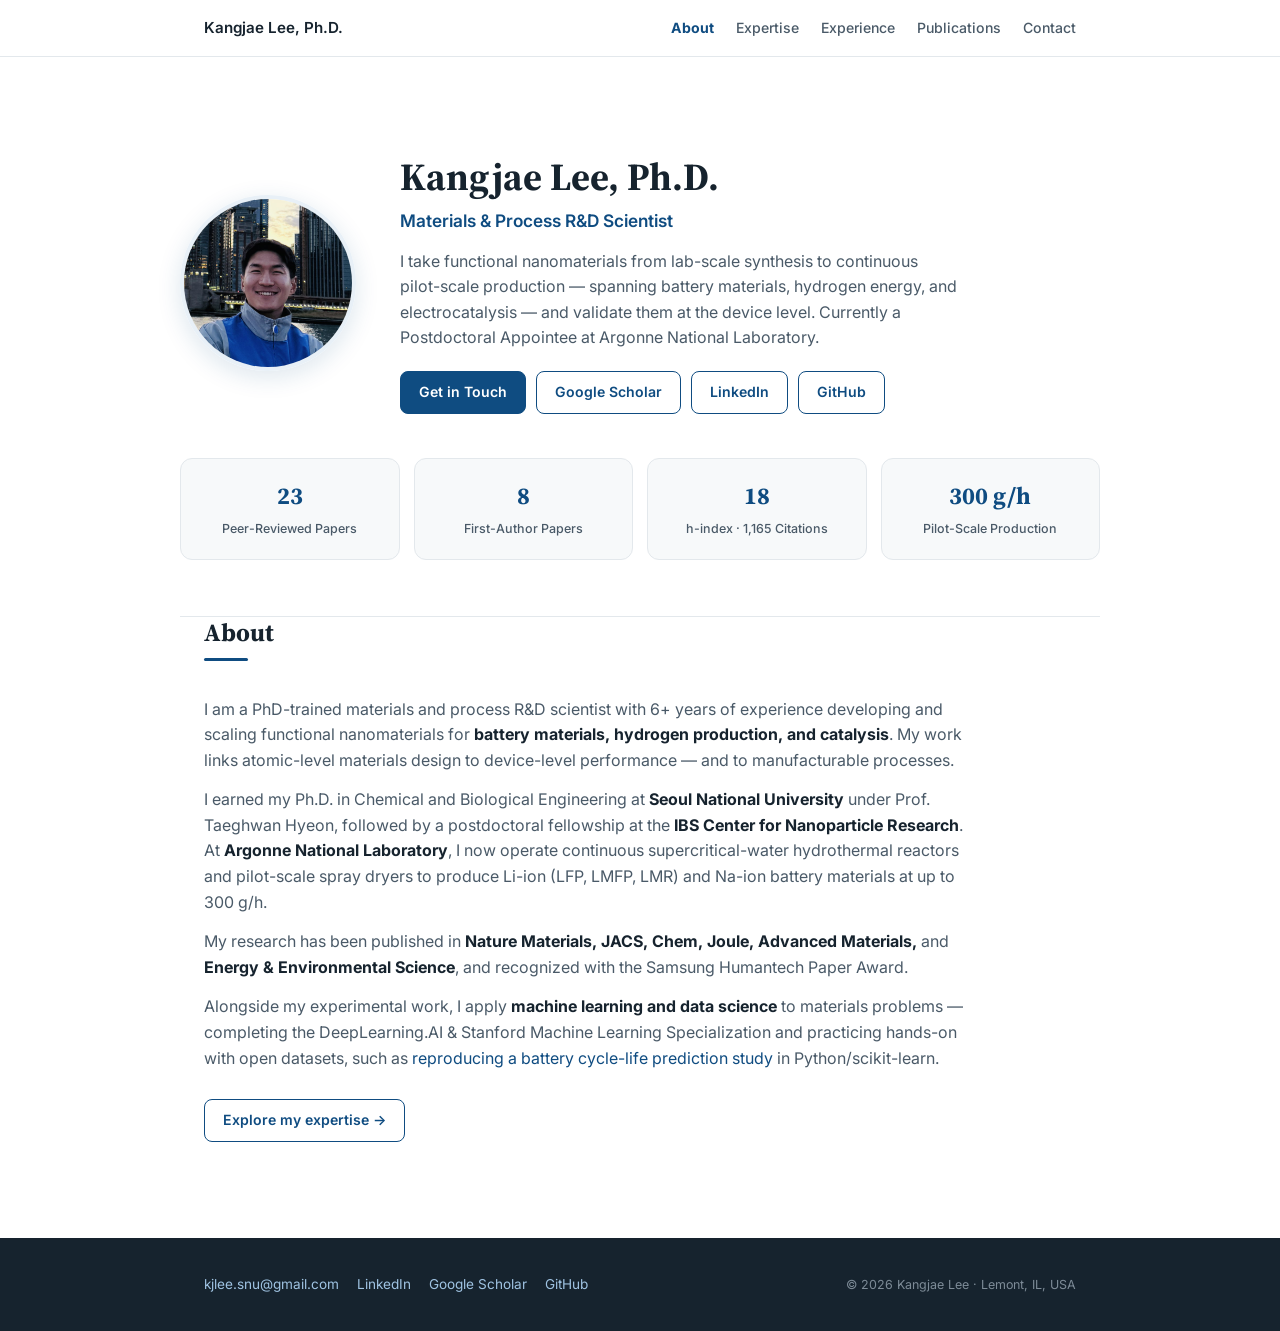
<file: index.html>
<!DOCTYPE html>
<html lang="en">
<head>
<meta charset="UTF-8">
<meta name="viewport" content="width=device-width, initial-scale=1.0">
<title>Kangjae Lee, Ph.D. — Materials & Process R&D Scientist</title>
<meta name="description" content="Kangjae Lee, Ph.D. — Materials & Process R&D scientist specializing in nanomaterials, battery materials, hydrogen energy, and lab-to-pilot scale-up. Postdoc at Argonne National Laboratory.">
<link rel="preconnect" href="https://fonts.googleapis.com">
<link rel="preconnect" href="https://fonts.gstatic.com" crossorigin>
<link href="https://fonts.googleapis.com/css2?family=Inter:wght@400;500;600;700&family=Source+Serif+4:opsz,wght@8..60,600;8..60,700&display=swap" rel="stylesheet">
<link rel="stylesheet" href="style.css">
</head>
<body>

<nav>
  <div class="wrap">
    <a class="nav-name" href="index.html">Kangjae Lee, Ph.D.</a>
    <div class="nav-links">
      <a href="index.html" class="active">About</a>
      <a href="expertise.html">Expertise</a>
      <a href="experience.html">Experience</a>
      <a href="publications.html">Publications</a>
      <a href="contact.html">Contact</a>
    </div>
  </div>
</nav>

<main>
<header class="hero-wrap wrap">
  <div class="hero">
    <img class="hero-photo" src="profile.jpg" alt="Portrait of Kangjae Lee">
    <div>
      <h1>Kangjae Lee, Ph.D.</h1>
      <div class="role">Materials &amp; Process R&amp;D Scientist</div>
      <p class="pitch">I take functional nanomaterials from lab-scale synthesis to continuous pilot-scale production — spanning battery materials, hydrogen energy, and electrocatalysis — and validate them at the device level. Currently a Postdoctoral Appointee at Argonne National Laboratory.</p>
      <div class="cta">
        <a class="btn primary" href="mailto:kjlee.snu@gmail.com">Get in Touch</a>
        <a class="btn ghost" href="https://scholar.google.com/citations?user=TuU4Jp8AAAAJ" target="_blank" rel="noopener">Google Scholar</a>
        <a class="btn ghost" href="https://www.linkedin.com/in/kangjae-lee-46b52a366" target="_blank" rel="noopener">LinkedIn</a>
        <a class="btn ghost" href="https://github.com/Survivalcoder77" target="_blank" rel="noopener">GitHub</a>
      </div>
    </div>
  </div>
  <div class="stats">
    <div class="stat"><b>23</b><span>Peer-Reviewed Papers</span></div>
    <div class="stat"><b>8</b><span>First-Author Papers</span></div>
    <div class="stat"><b>18</b><span>h-index · 1,165 Citations</span></div>
    <div class="stat"><b>300 g/h</b><span>Pilot-Scale Production</span></div>
  </div>
</header>

<section id="about" class="wrap about">
  <h2>About</h2>
  <p>I am a PhD-trained materials and process R&amp;D scientist with 6+ years of experience developing and scaling functional nanomaterials for <strong>battery materials, hydrogen production, and catalysis</strong>. My work links atomic-level materials design to device-level performance — and to manufacturable processes.</p>
  <p>I earned my Ph.D. in Chemical and Biological Engineering at <strong>Seoul National University</strong> under Prof. Taeghwan Hyeon, followed by a postdoctoral fellowship at the <strong>IBS Center for Nanoparticle Research</strong>. At <strong>Argonne National Laboratory</strong>, I now operate continuous supercritical-water hydrothermal reactors and pilot-scale spray dryers to produce Li-ion (LFP, LMFP, LMR) and Na-ion battery materials at up to 300 g/h.</p>
  <p>My research has been published in <strong>Nature Materials, JACS, Chem, Joule, Advanced Materials,</strong> and <strong>Energy &amp; Environmental Science</strong>, and recognized with the Samsung Humantech Paper Award.</p>
  <p>Alongside my experimental work, I apply <strong>machine learning and data science</strong> to materials problems — completing the DeepLearning.AI &amp; Stanford Machine Learning Specialization and practicing hands-on with open datasets, such as <a href="https://github.com/Survivalcoder77/lfp-cycle-life-prediction" target="_blank" rel="noopener">reproducing a battery cycle-life prediction study</a> in Python/scikit-learn.</p>
  <p style="margin-top:28px"><a class="btn ghost" href="expertise.html">Explore my expertise →</a></p>
</section>
</main>

<footer>
  <div class="wrap foot-row">
    <div class="links">
      <a href="mailto:kjlee.snu@gmail.com">kjlee.snu@gmail.com</a>
      <a href="https://www.linkedin.com/in/kangjae-lee-46b52a366" target="_blank" rel="noopener">LinkedIn</a>
      <a href="https://scholar.google.com/citations?user=TuU4Jp8AAAAJ" target="_blank" rel="noopener">Google Scholar</a>
      <a href="https://github.com/Survivalcoder77" target="_blank" rel="noopener">GitHub</a>
    </div>
    <div class="copy">© 2026 Kangjae Lee · Lemont, IL, USA</div>
  </div>
</footer>

</body>
</html>
</file>
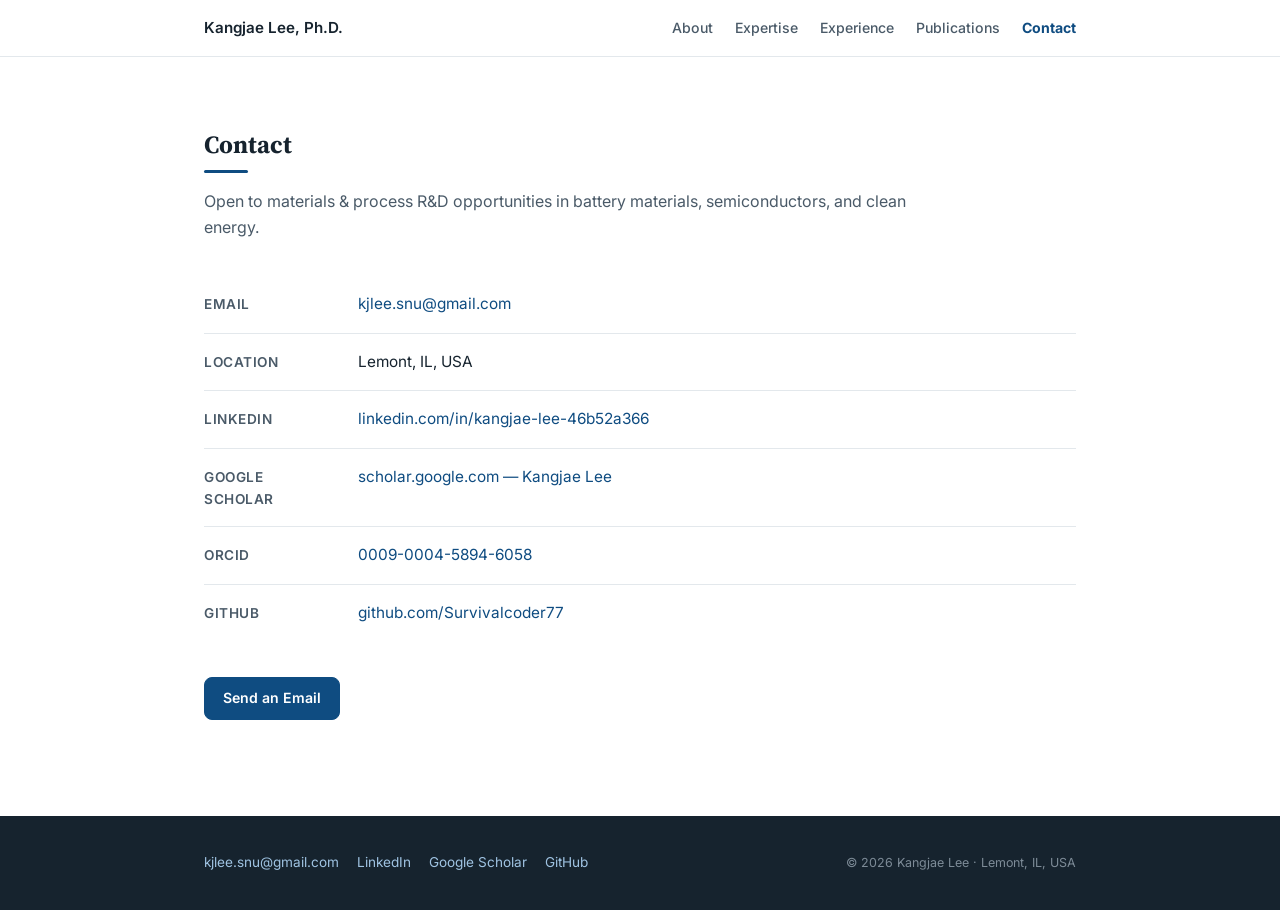
<file: contact.html>
<!DOCTYPE html>
<html lang="en">
<head>
<meta charset="UTF-8">
<meta name="viewport" content="width=device-width, initial-scale=1.0">
<title>Contact — Kangjae Lee, Ph.D.</title>
<link rel="preconnect" href="https://fonts.googleapis.com">
<link rel="preconnect" href="https://fonts.gstatic.com" crossorigin>
<link href="https://fonts.googleapis.com/css2?family=Inter:wght@400;500;600;700&family=Source+Serif+4:opsz,wght@8..60,600;8..60,700&display=swap" rel="stylesheet">
<link rel="stylesheet" href="style.css">
</head>
<body>

<nav>
  <div class="wrap">
    <a class="nav-name" href="index.html">Kangjae Lee, Ph.D.</a>
    <div class="nav-links">
      <a href="index.html">About</a>
      <a href="expertise.html">Expertise</a>
      <a href="experience.html">Experience</a>
      <a href="publications.html">Publications</a>
      <a href="contact.html" class="active">Contact</a>
    </div>
  </div>
</nav>

<main>
<section class="wrap page-top">
  <h2>Contact</h2>
  <p class="lead">Open to materials &amp; process R&amp;D opportunities in battery materials, semiconductors, and clean energy.</p>
  <ul class="contact-list">
    <li><span class="lbl">Email</span><a href="mailto:kjlee.snu@gmail.com">kjlee.snu@gmail.com</a></li>
    <li><span class="lbl">Location</span><span>Lemont, IL, USA</span></li>
    <li><span class="lbl">LinkedIn</span><a href="https://www.linkedin.com/in/kangjae-lee-46b52a366" target="_blank" rel="noopener">linkedin.com/in/kangjae-lee-46b52a366</a></li>
    <li><span class="lbl">Google Scholar</span><a href="https://scholar.google.com/citations?user=TuU4Jp8AAAAJ" target="_blank" rel="noopener">scholar.google.com — Kangjae Lee</a></li>
    <li><span class="lbl">ORCID</span><a href="https://orcid.org/0009-0004-5894-6058" target="_blank" rel="noopener">0009-0004-5894-6058</a></li>
    <li><span class="lbl">GitHub</span><a href="https://github.com/Survivalcoder77" target="_blank" rel="noopener">github.com/Survivalcoder77</a></li>
  </ul>
  <p style="margin-top:36px"><a class="btn primary" href="mailto:kjlee.snu@gmail.com">Send an Email</a></p>
</section>
</main>

<footer>
  <div class="wrap foot-row">
    <div class="links">
      <a href="mailto:kjlee.snu@gmail.com">kjlee.snu@gmail.com</a>
      <a href="https://www.linkedin.com/in/kangjae-lee-46b52a366" target="_blank" rel="noopener">LinkedIn</a>
      <a href="https://scholar.google.com/citations?user=TuU4Jp8AAAAJ" target="_blank" rel="noopener">Google Scholar</a>
      <a href="https://github.com/Survivalcoder77" target="_blank" rel="noopener">GitHub</a>
    </div>
    <div class="copy">© 2026 Kangjae Lee · Lemont, IL, USA</div>
  </div>
</footer>

</body>
</html>
</file>
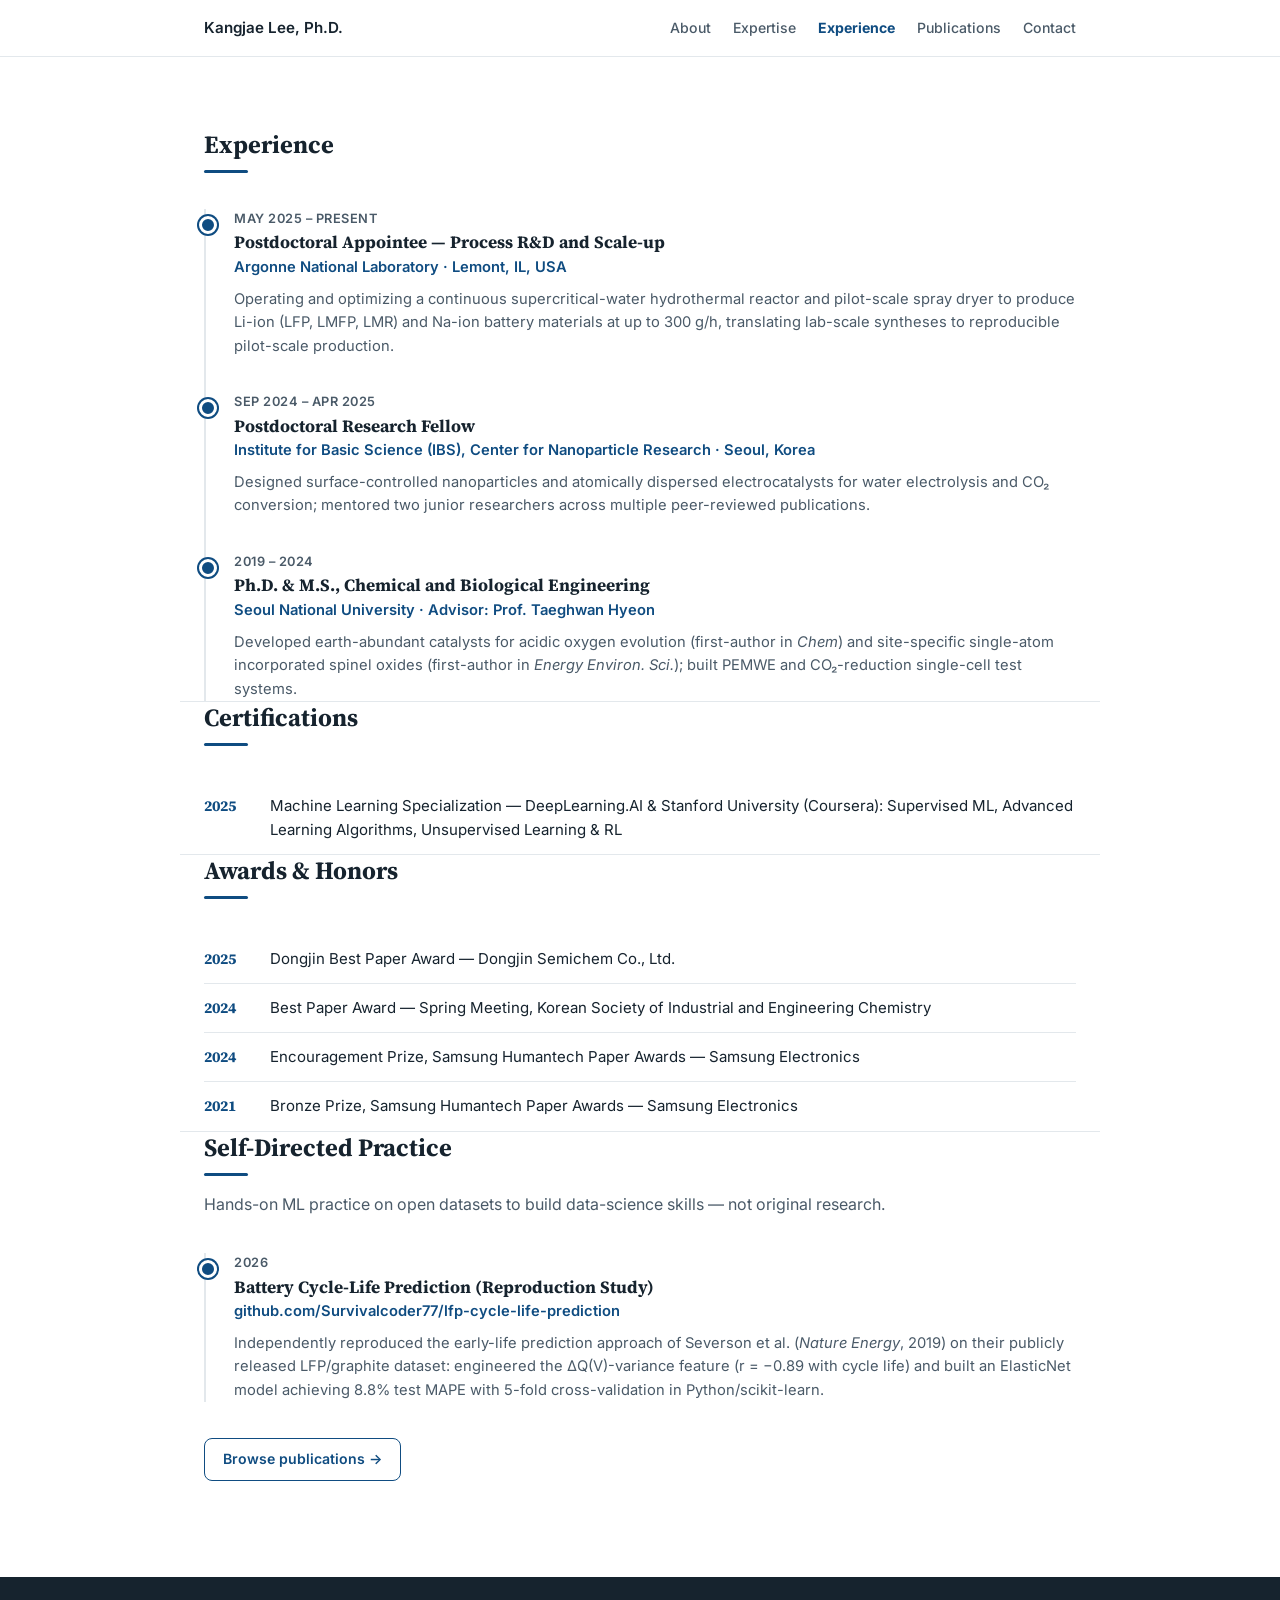
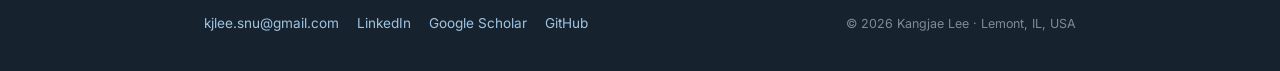
<file: experience.html>
<!DOCTYPE html>
<html lang="en">
<head>
<meta charset="UTF-8">
<meta name="viewport" content="width=device-width, initial-scale=1.0">
<title>Experience — Kangjae Lee, Ph.D.</title>
<link rel="preconnect" href="https://fonts.googleapis.com">
<link rel="preconnect" href="https://fonts.gstatic.com" crossorigin>
<link href="https://fonts.googleapis.com/css2?family=Inter:wght@400;500;600;700&family=Source+Serif+4:opsz,wght@8..60,600;8..60,700&display=swap" rel="stylesheet">
<link rel="stylesheet" href="style.css">
</head>
<body>

<nav>
  <div class="wrap">
    <a class="nav-name" href="index.html">Kangjae Lee, Ph.D.</a>
    <div class="nav-links">
      <a href="index.html">About</a>
      <a href="expertise.html">Expertise</a>
      <a href="experience.html" class="active">Experience</a>
      <a href="publications.html">Publications</a>
      <a href="contact.html">Contact</a>
    </div>
  </div>
</nav>

<main>
<section class="wrap page-top">
  <h2>Experience</h2>
  <div class="timeline">
    <div class="job">
      <div class="when">May 2025 – Present</div>
      <h3>Postdoctoral Appointee — Process R&amp;D and Scale-up</h3>
      <div class="org">Argonne National Laboratory · Lemont, IL, USA</div>
      <p>Operating and optimizing a continuous supercritical-water hydrothermal reactor and pilot-scale spray dryer to produce Li-ion (LFP, LMFP, LMR) and Na-ion battery materials at up to 300 g/h, translating lab-scale syntheses to reproducible pilot-scale production.</p>
    </div>
    <div class="job">
      <div class="when">Sep 2024 – Apr 2025</div>
      <h3>Postdoctoral Research Fellow</h3>
      <div class="org">Institute for Basic Science (IBS), Center for Nanoparticle Research · Seoul, Korea</div>
      <p>Designed surface-controlled nanoparticles and atomically dispersed electrocatalysts for water electrolysis and CO₂ conversion; mentored two junior researchers across multiple peer-reviewed publications.</p>
    </div>
    <div class="job">
      <div class="when">2019 – 2024</div>
      <h3>Ph.D. &amp; M.S., Chemical and Biological Engineering</h3>
      <div class="org">Seoul National University · Advisor: Prof. Taeghwan Hyeon</div>
      <p>Developed earth-abundant catalysts for acidic oxygen evolution (first-author in <em>Chem</em>) and site-specific single-atom incorporated spinel oxides (first-author in <em>Energy Environ. Sci.</em>); built PEMWE and CO₂-reduction single-cell test systems.</p>
    </div>
  </div>
</section>

<section class="wrap" id="certifications">
  <h2>Certifications</h2>
  <ul class="awards">
    <li><span class="yr">2025</span>Machine Learning Specialization — DeepLearning.AI &amp; Stanford University (Coursera): Supervised ML, Advanced Learning Algorithms, Unsupervised Learning &amp; RL</li>
  </ul>
</section>

<section class="wrap" id="awards">
  <h2>Awards &amp; Honors</h2>
  <ul class="awards">
    <li><span class="yr">2025</span>Dongjin Best Paper Award — Dongjin Semichem Co., Ltd.</li>
    <li><span class="yr">2024</span>Best Paper Award — Spring Meeting, Korean Society of Industrial and Engineering Chemistry</li>
    <li><span class="yr">2024</span>Encouragement Prize, Samsung Humantech Paper Awards — Samsung Electronics</li>
    <li><span class="yr">2021</span>Bronze Prize, Samsung Humantech Paper Awards — Samsung Electronics</li>
  </ul>
</section>

<section class="wrap" id="self-practice">
  <h2>Self-Directed Practice</h2>
  <p class="lead">Hands-on ML practice on open datasets to build data-science skills — not original research.</p>
  <div class="timeline">
    <div class="job">
      <div class="when">2026</div>
      <h3>Battery Cycle-Life Prediction (Reproduction Study)</h3>
      <div class="org"><a href="https://github.com/Survivalcoder77/lfp-cycle-life-prediction" target="_blank" rel="noopener">github.com/Survivalcoder77/lfp-cycle-life-prediction</a></div>
      <p>Independently reproduced the early-life prediction approach of Severson et al. (<em>Nature Energy</em>, 2019) on their publicly released LFP/graphite dataset: engineered the ΔQ(V)-variance feature (r = −0.89 with cycle life) and built an ElasticNet model achieving 8.8% test MAPE with 5-fold cross-validation in Python/scikit-learn.</p>
    </div>
  </div>
  <p style="margin-top:36px"><a class="btn ghost" href="publications.html">Browse publications →</a></p>
</section>
</main>

<footer>
  <div class="wrap foot-row">
    <div class="links">
      <a href="mailto:kjlee.snu@gmail.com">kjlee.snu@gmail.com</a>
      <a href="https://www.linkedin.com/in/kangjae-lee-46b52a366" target="_blank" rel="noopener">LinkedIn</a>
      <a href="https://scholar.google.com/citations?user=TuU4Jp8AAAAJ" target="_blank" rel="noopener">Google Scholar</a>
      <a href="https://github.com/Survivalcoder77" target="_blank" rel="noopener">GitHub</a>
    </div>
    <div class="copy">© 2026 Kangjae Lee · Lemont, IL, USA</div>
  </div>
</footer>

</body>
</html>
</file>
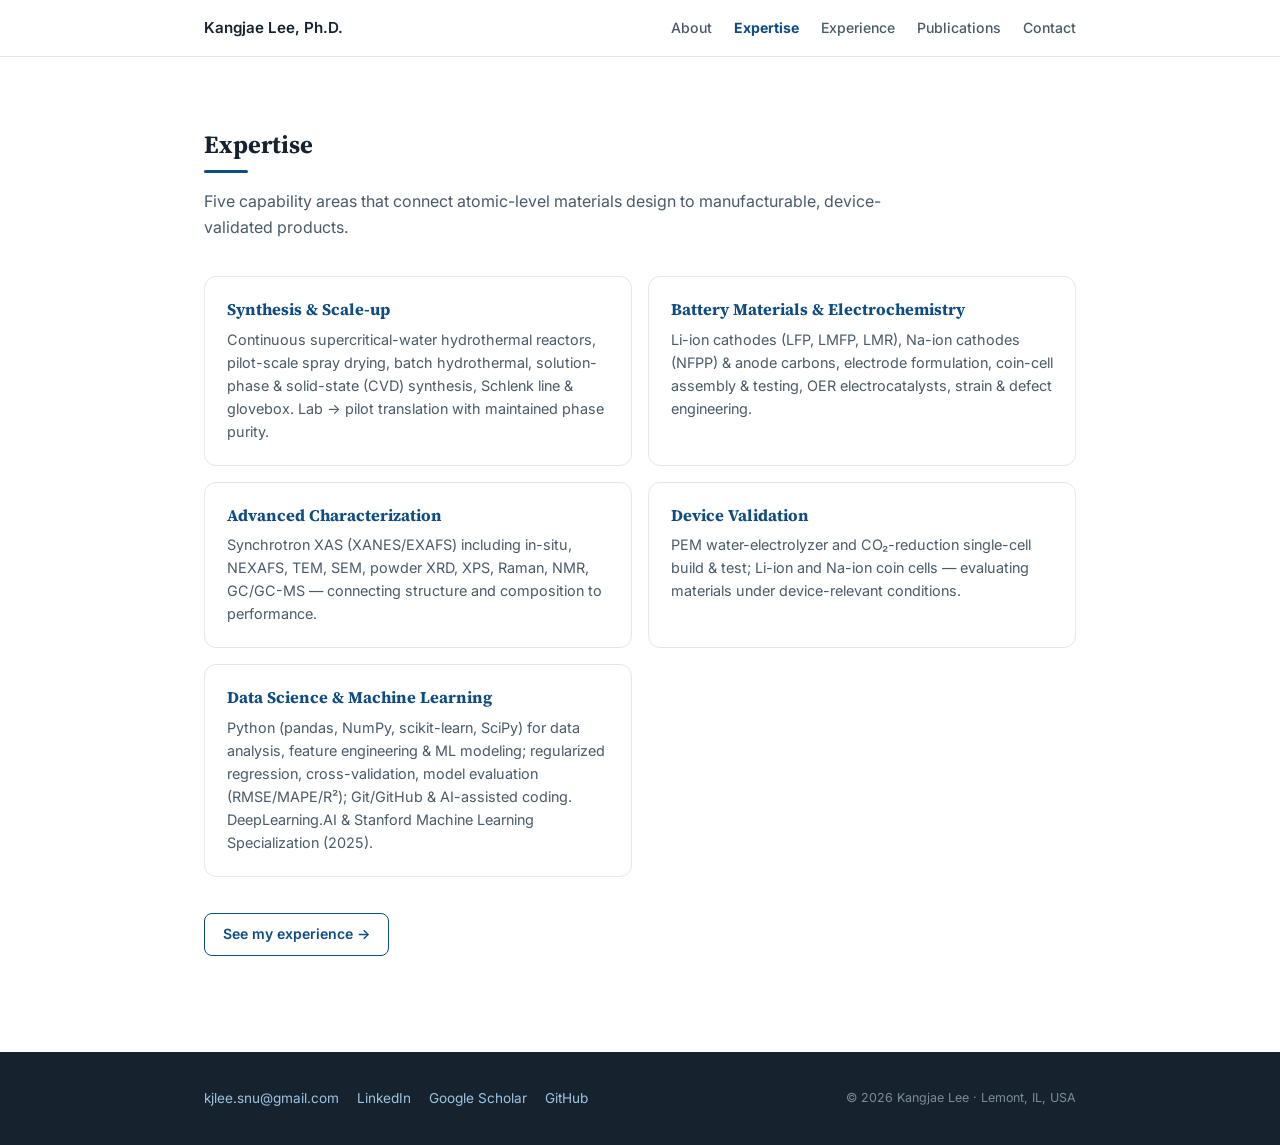
<file: expertise.html>
<!DOCTYPE html>
<html lang="en">
<head>
<meta charset="UTF-8">
<meta name="viewport" content="width=device-width, initial-scale=1.0">
<title>Expertise — Kangjae Lee, Ph.D.</title>
<link rel="preconnect" href="https://fonts.googleapis.com">
<link rel="preconnect" href="https://fonts.gstatic.com" crossorigin>
<link href="https://fonts.googleapis.com/css2?family=Inter:wght@400;500;600;700&family=Source+Serif+4:opsz,wght@8..60,600;8..60,700&display=swap" rel="stylesheet">
<link rel="stylesheet" href="style.css">
</head>
<body>

<nav>
  <div class="wrap">
    <a class="nav-name" href="index.html">Kangjae Lee, Ph.D.</a>
    <div class="nav-links">
      <a href="index.html">About</a>
      <a href="expertise.html" class="active">Expertise</a>
      <a href="experience.html">Experience</a>
      <a href="publications.html">Publications</a>
      <a href="contact.html">Contact</a>
    </div>
  </div>
</nav>

<main>
<section class="wrap page-top">
  <h2>Expertise</h2>
  <p class="lead">Five capability areas that connect atomic-level materials design to manufacturable, device-validated products.</p>
  <div class="cards">
    <div class="card">
      <h3>Synthesis &amp; Scale-up</h3>
      <p>Continuous supercritical-water hydrothermal reactors, pilot-scale spray drying, batch hydrothermal, solution-phase &amp; solid-state (CVD) synthesis, Schlenk line &amp; glovebox. Lab → pilot translation with maintained phase purity.</p>
    </div>
    <div class="card">
      <h3>Battery Materials &amp; Electrochemistry</h3>
      <p>Li-ion cathodes (LFP, LMFP, LMR), Na-ion cathodes (NFPP) &amp; anode carbons, electrode formulation, coin-cell assembly &amp; testing, OER electrocatalysts, strain &amp; defect engineering.</p>
    </div>
    <div class="card">
      <h3>Advanced Characterization</h3>
      <p>Synchrotron XAS (XANES/EXAFS) including in-situ, NEXAFS, TEM, SEM, powder XRD, XPS, Raman, NMR, GC/GC-MS — connecting structure and composition to performance.</p>
    </div>
    <div class="card">
      <h3>Device Validation</h3>
      <p>PEM water-electrolyzer and CO₂-reduction single-cell build &amp; test; Li-ion and Na-ion coin cells — evaluating materials under device-relevant conditions.</p>
    </div>
    <div class="card">
      <h3>Data Science &amp; Machine Learning</h3>
      <p>Python (pandas, NumPy, scikit-learn, SciPy) for data analysis, feature engineering &amp; ML modeling; regularized regression, cross-validation, model evaluation (RMSE/MAPE/R²); Git/GitHub &amp; AI-assisted coding. DeepLearning.AI &amp; Stanford Machine Learning Specialization (2025).</p>
    </div>
  </div>
  <p style="margin-top:36px"><a class="btn ghost" href="experience.html">See my experience →</a></p>
</section>
</main>

<footer>
  <div class="wrap foot-row">
    <div class="links">
      <a href="mailto:kjlee.snu@gmail.com">kjlee.snu@gmail.com</a>
      <a href="https://www.linkedin.com/in/kangjae-lee-46b52a366" target="_blank" rel="noopener">LinkedIn</a>
      <a href="https://scholar.google.com/citations?user=TuU4Jp8AAAAJ" target="_blank" rel="noopener">Google Scholar</a>
      <a href="https://github.com/Survivalcoder77" target="_blank" rel="noopener">GitHub</a>
    </div>
    <div class="copy">© 2026 Kangjae Lee · Lemont, IL, USA</div>
  </div>
</footer>

</body>
</html>
</file>
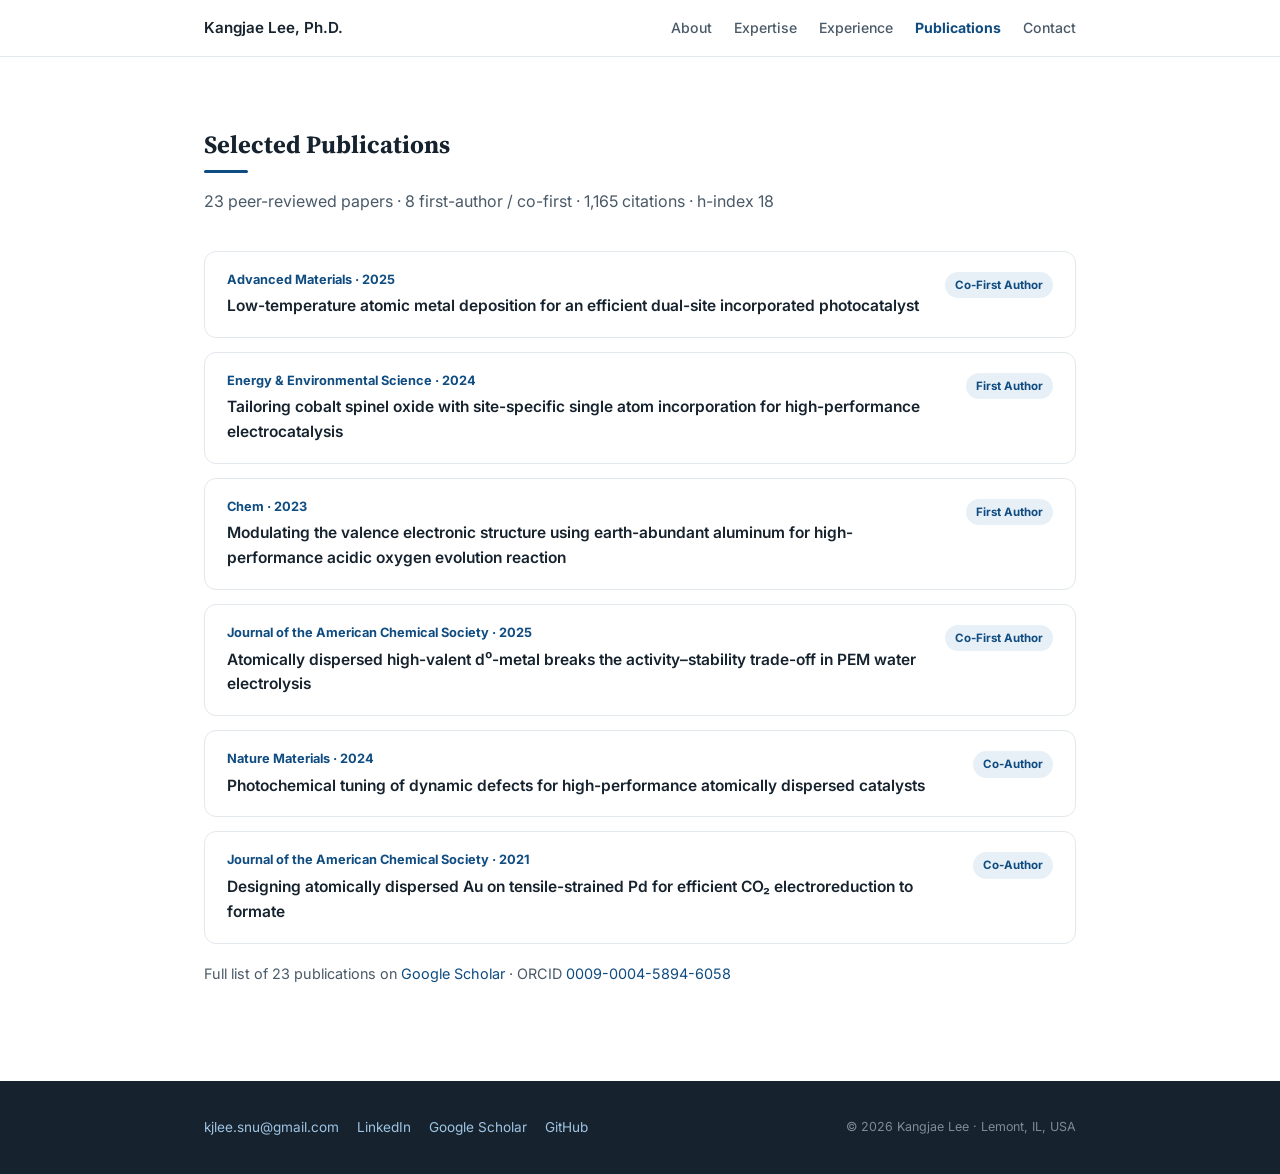
<file: publications.html>
<!DOCTYPE html>
<html lang="en">
<head>
<meta charset="UTF-8">
<meta name="viewport" content="width=device-width, initial-scale=1.0">
<title>Publications — Kangjae Lee, Ph.D.</title>
<link rel="preconnect" href="https://fonts.googleapis.com">
<link rel="preconnect" href="https://fonts.gstatic.com" crossorigin>
<link href="https://fonts.googleapis.com/css2?family=Inter:wght@400;500;600;700&family=Source+Serif+4:opsz,wght@8..60,600;8..60,700&display=swap" rel="stylesheet">
<link rel="stylesheet" href="style.css">
</head>
<body>

<nav>
  <div class="wrap">
    <a class="nav-name" href="index.html">Kangjae Lee, Ph.D.</a>
    <div class="nav-links">
      <a href="index.html">About</a>
      <a href="expertise.html">Expertise</a>
      <a href="experience.html">Experience</a>
      <a href="publications.html" class="active">Publications</a>
      <a href="contact.html">Contact</a>
    </div>
  </div>
</nav>

<main>
<section class="wrap page-top">
  <h2>Selected Publications</h2>
  <p class="lead">23 peer-reviewed papers · 8 first-author / co-first · 1,165 citations · h-index 18</p>
  <a class="pub" href="https://doi.org/10.1002/adma.202506402" target="_blank" rel="noopener">
    <div>
      <div class="meta">Advanced Materials · 2025</div>
      <div class="title">Low-temperature atomic metal deposition for an efficient dual-site incorporated photocatalyst</div>
    </div>
    <span class="tag">Co-First Author</span>
  </a>
  <a class="pub" href="https://doi.org/10.1039/d4ee00058g" target="_blank" rel="noopener">
    <div>
      <div class="meta">Energy &amp; Environmental Science · 2024</div>
      <div class="title">Tailoring cobalt spinel oxide with site-specific single atom incorporation for high-performance electrocatalysis</div>
    </div>
    <span class="tag">First Author</span>
  </a>
  <a class="pub" href="https://doi.org/10.1016/j.chempr.2023.08.006" target="_blank" rel="noopener">
    <div>
      <div class="meta">Chem · 2023</div>
      <div class="title">Modulating the valence electronic structure using earth-abundant aluminum for high-performance acidic oxygen evolution reaction</div>
    </div>
    <span class="tag">First Author</span>
  </a>
  <a class="pub" href="https://doi.org/10.1021/jacs.5c00936" target="_blank" rel="noopener">
    <div>
      <div class="meta">Journal of the American Chemical Society · 2025</div>
      <div class="title">Atomically dispersed high-valent d⁰-metal breaks the activity–stability trade-off in PEM water electrolysis</div>
    </div>
    <span class="tag">Co-First Author</span>
  </a>
  <a class="pub" href="https://doi.org/10.1038/s41563-024-01799-y" target="_blank" rel="noopener">
    <div>
      <div class="meta">Nature Materials · 2024</div>
      <div class="title">Photochemical tuning of dynamic defects for high-performance atomically dispersed catalysts</div>
    </div>
    <span class="tag">Co-Author</span>
  </a>
  <a class="pub" href="https://doi.org/10.1021/jacs.0c12696" target="_blank" rel="noopener">
    <div>
      <div class="meta">Journal of the American Chemical Society · 2021</div>
      <div class="title">Designing atomically dispersed Au on tensile-strained Pd for efficient CO₂ electroreduction to formate</div>
    </div>
    <span class="tag">Co-Author</span>
  </a>
  <p class="pub-note">Full list of 23 publications on <a href="https://scholar.google.com/citations?user=TuU4Jp8AAAAJ" target="_blank" rel="noopener">Google Scholar</a> · ORCID <a href="https://orcid.org/0009-0004-5894-6058" target="_blank" rel="noopener">0009-0004-5894-6058</a></p>
</section>
</main>

<footer>
  <div class="wrap foot-row">
    <div class="links">
      <a href="mailto:kjlee.snu@gmail.com">kjlee.snu@gmail.com</a>
      <a href="https://www.linkedin.com/in/kangjae-lee-46b52a366" target="_blank" rel="noopener">LinkedIn</a>
      <a href="https://scholar.google.com/citations?user=TuU4Jp8AAAAJ" target="_blank" rel="noopener">Google Scholar</a>
      <a href="https://github.com/Survivalcoder77" target="_blank" rel="noopener">GitHub</a>
    </div>
    <div class="copy">© 2026 Kangjae Lee · Lemont, IL, USA</div>
  </div>
</footer>

</body>
</html>
</file>
<file: style.css>
:root{
  --ink:#16232e;
  --ink-soft:#4a5a68;
  --accent:#0f4c81;
  --accent-soft:#e8f0f7;
  --line:#e3e8ec;
  --bg:#ffffff;
  --bg-alt:#f7f9fa;
  --radius:12px;
}
*{margin:0;padding:0;box-sizing:border-box}
html{scroll-behavior:smooth;scroll-padding-top:64px}
body{font-family:'Inter',-apple-system,BlinkMacSystemFont,sans-serif;color:var(--ink);background:var(--bg);line-height:1.6;font-size:16px;display:flex;flex-direction:column;min-height:100vh}
main{flex:1}
h1,h2,h3{font-family:'Source Serif 4',Georgia,serif;line-height:1.25}
a{color:var(--accent);text-decoration:none}
a:hover{text-decoration:underline}
.wrap{max-width:920px;margin:0 auto;padding:0 24px}

/* Nav */
nav{position:sticky;top:0;background:rgba(255,255,255,.92);backdrop-filter:blur(8px);border-bottom:1px solid var(--line);z-index:10}
nav .wrap{display:flex;align-items:center;justify-content:space-between;height:56px;gap:16px}
.nav-name{font-weight:600;font-size:.95rem;color:var(--ink);white-space:nowrap}
.nav-name:hover{text-decoration:none;color:var(--accent)}
.nav-links{display:flex;gap:22px;font-size:.88rem;overflow-x:auto}
.nav-links a{color:var(--ink-soft);font-weight:500;white-space:nowrap}
.nav-links a:hover{color:var(--accent);text-decoration:none}
.nav-links a.active{color:var(--accent);font-weight:700}
@media(max-width:640px){
  .nav-links{gap:14px;font-size:.82rem}
  .nav-name{font-size:.88rem}
}

/* Hero (index) */
header.hero-wrap{padding:96px 0 56px}
.hero{display:flex;gap:44px;align-items:center}
.hero-photo{flex-shrink:0;width:176px;height:176px;border-radius:50%;object-fit:cover;border:4px solid var(--accent-soft);box-shadow:0 6px 24px rgba(15,76,129,.14)}
.hero h1{font-size:2.4rem;font-weight:700;margin-bottom:6px}
.hero .role{font-size:1.08rem;color:var(--accent);font-weight:600;margin-bottom:14px}
.hero .pitch{color:var(--ink-soft);max-width:560px;margin-bottom:20px}
.cta{display:flex;flex-wrap:wrap;gap:10px}
.btn{display:inline-flex;align-items:center;gap:7px;padding:9px 18px;border-radius:8px;font-size:.88rem;font-weight:600;border:1.5px solid var(--accent);transition:all .15s}
.btn.primary{background:var(--accent);color:#fff}
.btn.primary:hover{background:#0c3d68;text-decoration:none}
.btn.ghost{color:var(--accent)}
.btn.ghost:hover{background:var(--accent-soft);text-decoration:none}
@media(max-width:640px){
  .hero{flex-direction:column;text-align:center;gap:24px}
  .hero .pitch{margin-left:auto;margin-right:auto}
  .cta{justify-content:center}
  header.hero-wrap{padding:48px 0 40px}
  .hero h1{font-size:1.9rem}
}

/* Stats */
.stats{display:grid;grid-template-columns:repeat(4,1fr);gap:14px;margin-top:44px}
.stat{background:var(--bg-alt);border:1px solid var(--line);border-radius:var(--radius);padding:18px 12px;text-align:center}
.stat b{display:block;font-size:1.5rem;color:var(--accent);font-family:'Source Serif 4',serif}
.stat span{font-size:.78rem;color:var(--ink-soft);font-weight:500}
@media(max-width:640px){.stats{grid-template-columns:repeat(2,1fr)}}

/* Sections */
section{padding:120px 0 48px;border-top:1px solid var(--line)}
section.page-top{border-top:none;padding-top:72px}
section h2{font-size:1.55rem;margin-bottom:36px}
section h2::after{content:"";display:block;width:44px;height:3px;background:var(--accent);margin-top:10px;border-radius:2px}
.lead{color:var(--ink-soft);max-width:720px;margin:-20px 0 36px}
@media(max-width:640px){
  section{padding:80px 0 40px}
  section.page-top{padding-top:48px}
}
.about p{color:var(--ink-soft);max-width:760px}
.about p+p{margin-top:14px}
.about strong{color:var(--ink)}

/* Expertise */
.cards{display:grid;grid-template-columns:1fr 1fr;gap:16px}
.card{border:1px solid var(--line);border-radius:var(--radius);padding:22px;background:var(--bg)}
.card h3{font-size:1.02rem;margin-bottom:8px;color:var(--accent)}
.card p{font-size:.9rem;color:var(--ink-soft)}
@media(max-width:640px){.cards{grid-template-columns:1fr}}

/* Experience */
.timeline{border-left:2px solid var(--line);padding-left:28px}
.job{position:relative;padding-bottom:34px}
.job:last-child{padding-bottom:0}
.job::before{content:"";position:absolute;left:-35px;top:7px;width:12px;height:12px;border-radius:50%;background:var(--accent);border:3px solid #fff;box-shadow:0 0 0 2px var(--accent)}
.job .when{font-size:.8rem;color:var(--ink-soft);font-weight:600;text-transform:uppercase;letter-spacing:.04em}
.job h3{font-size:1.08rem;margin:3px 0 2px}
.job .org{font-size:.92rem;color:var(--accent);font-weight:600;margin-bottom:8px}
.job p{font-size:.92rem;color:var(--ink-soft)}

/* Publications */
.pub{border:1px solid var(--line);border-radius:var(--radius);padding:18px 22px;margin-bottom:14px;display:flex;justify-content:space-between;gap:18px;align-items:flex-start;transition:border-color .15s}
.pub:hover{border-color:var(--accent)}
.pub .meta{font-size:.8rem;font-weight:700;color:var(--accent);margin-bottom:4px}
.pub .title{font-size:.97rem;font-weight:600;color:var(--ink)}
.pub .tag{flex-shrink:0;font-size:.72rem;font-weight:700;background:var(--accent-soft);color:var(--accent);padding:4px 10px;border-radius:20px;white-space:nowrap;margin-top:2px}
.pub-note{font-size:.9rem;color:var(--ink-soft);margin-top:18px}
@media(max-width:640px){.pub{flex-direction:column;gap:8px}}

/* Awards */
.awards li{list-style:none;padding:12px 0;border-bottom:1px solid var(--line);font-size:.94rem;display:flex;gap:18px}
.awards li:last-child{border-bottom:none}
.awards .yr{font-weight:700;color:var(--accent);font-family:'Source Serif 4',serif;flex-shrink:0;width:48px}

/* Contact page */
.contact-list{list-style:none;margin-top:8px}
.contact-list li{padding:16px 0;border-bottom:1px solid var(--line);display:flex;gap:24px;font-size:.96rem}
.contact-list li:last-child{border-bottom:none}
.contact-list .lbl{flex-shrink:0;width:130px;font-weight:600;color:var(--ink-soft);font-size:.85rem;text-transform:uppercase;letter-spacing:.04em;padding-top:2px}

/* Footer */
footer{background:var(--ink);color:#c8d4de;padding:36px 0;margin-top:96px}
footer a{color:#9fc3e2}
.foot-row{display:flex;flex-wrap:wrap;gap:20px;justify-content:space-between;align-items:center;font-size:.85rem}
.foot-row .links{display:flex;flex-wrap:wrap;gap:18px}
.copy{font-size:.78rem;color:#7d8b97}
</file>
